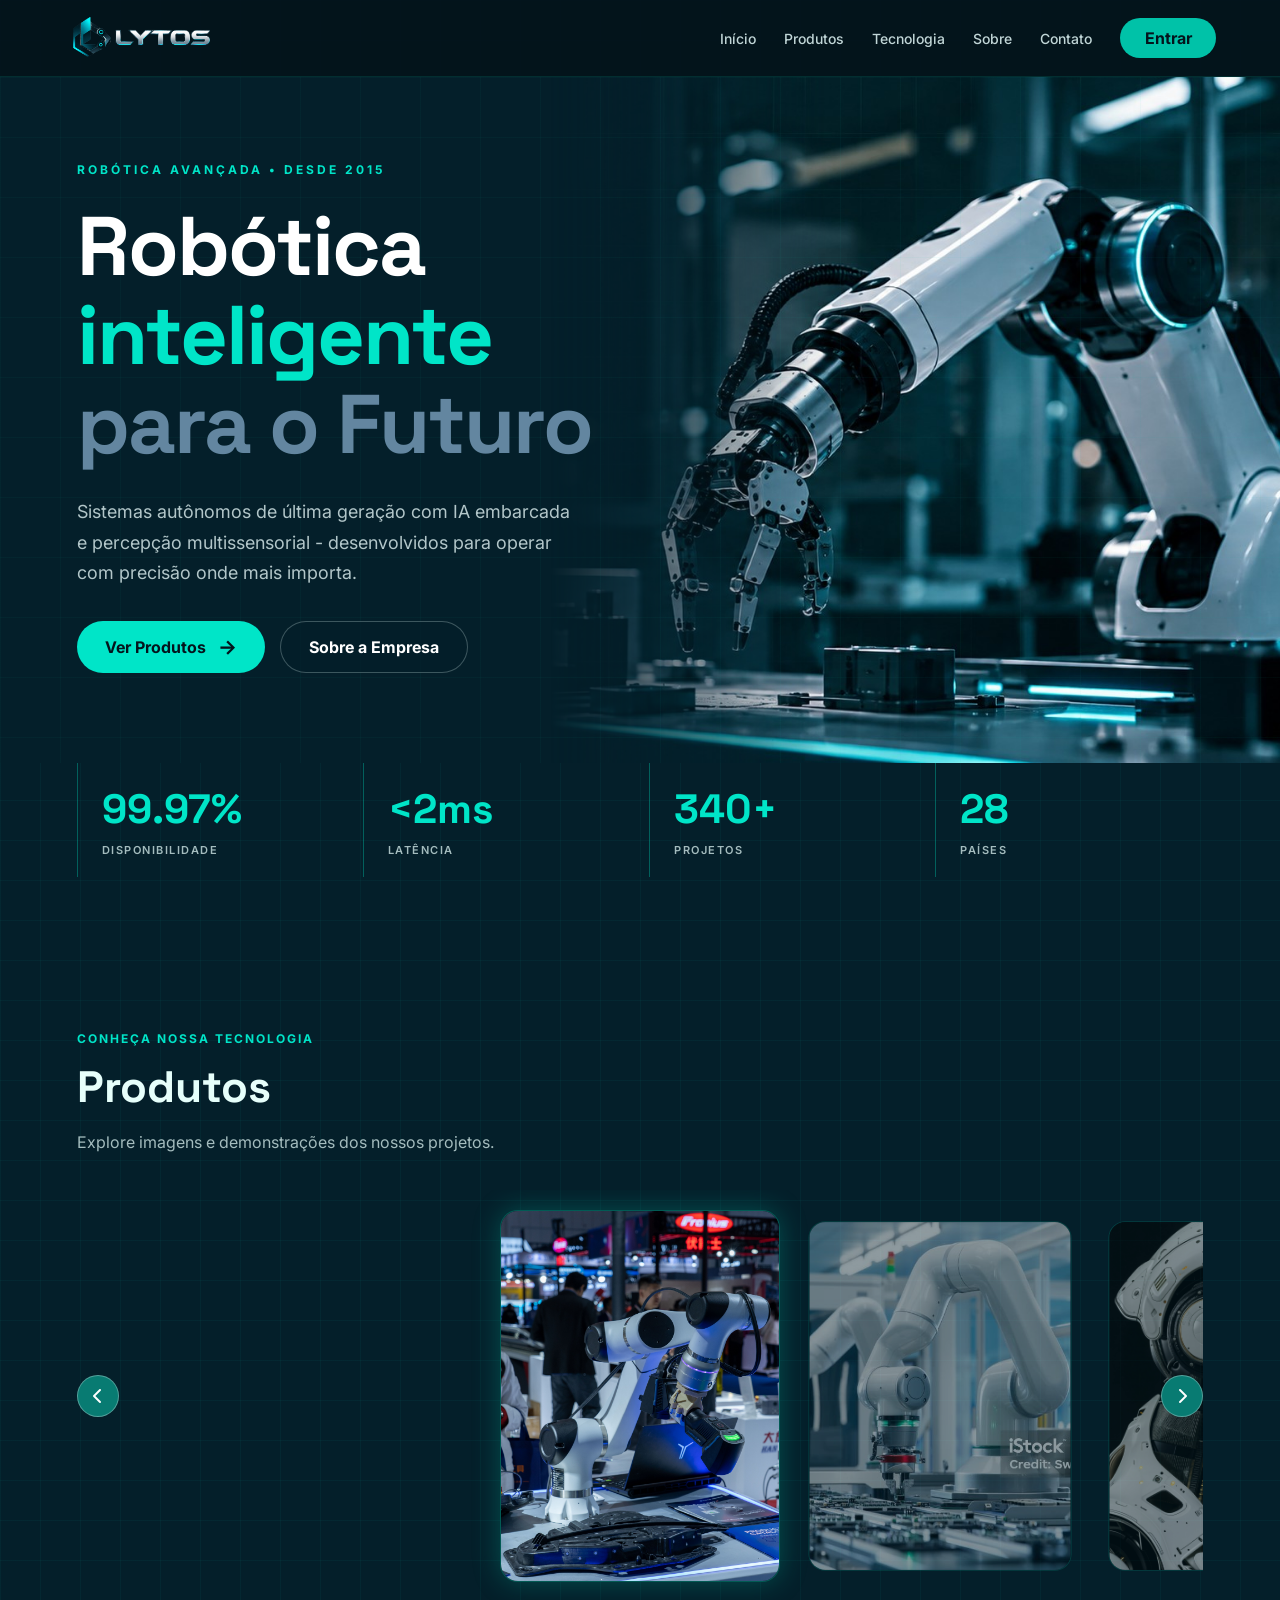
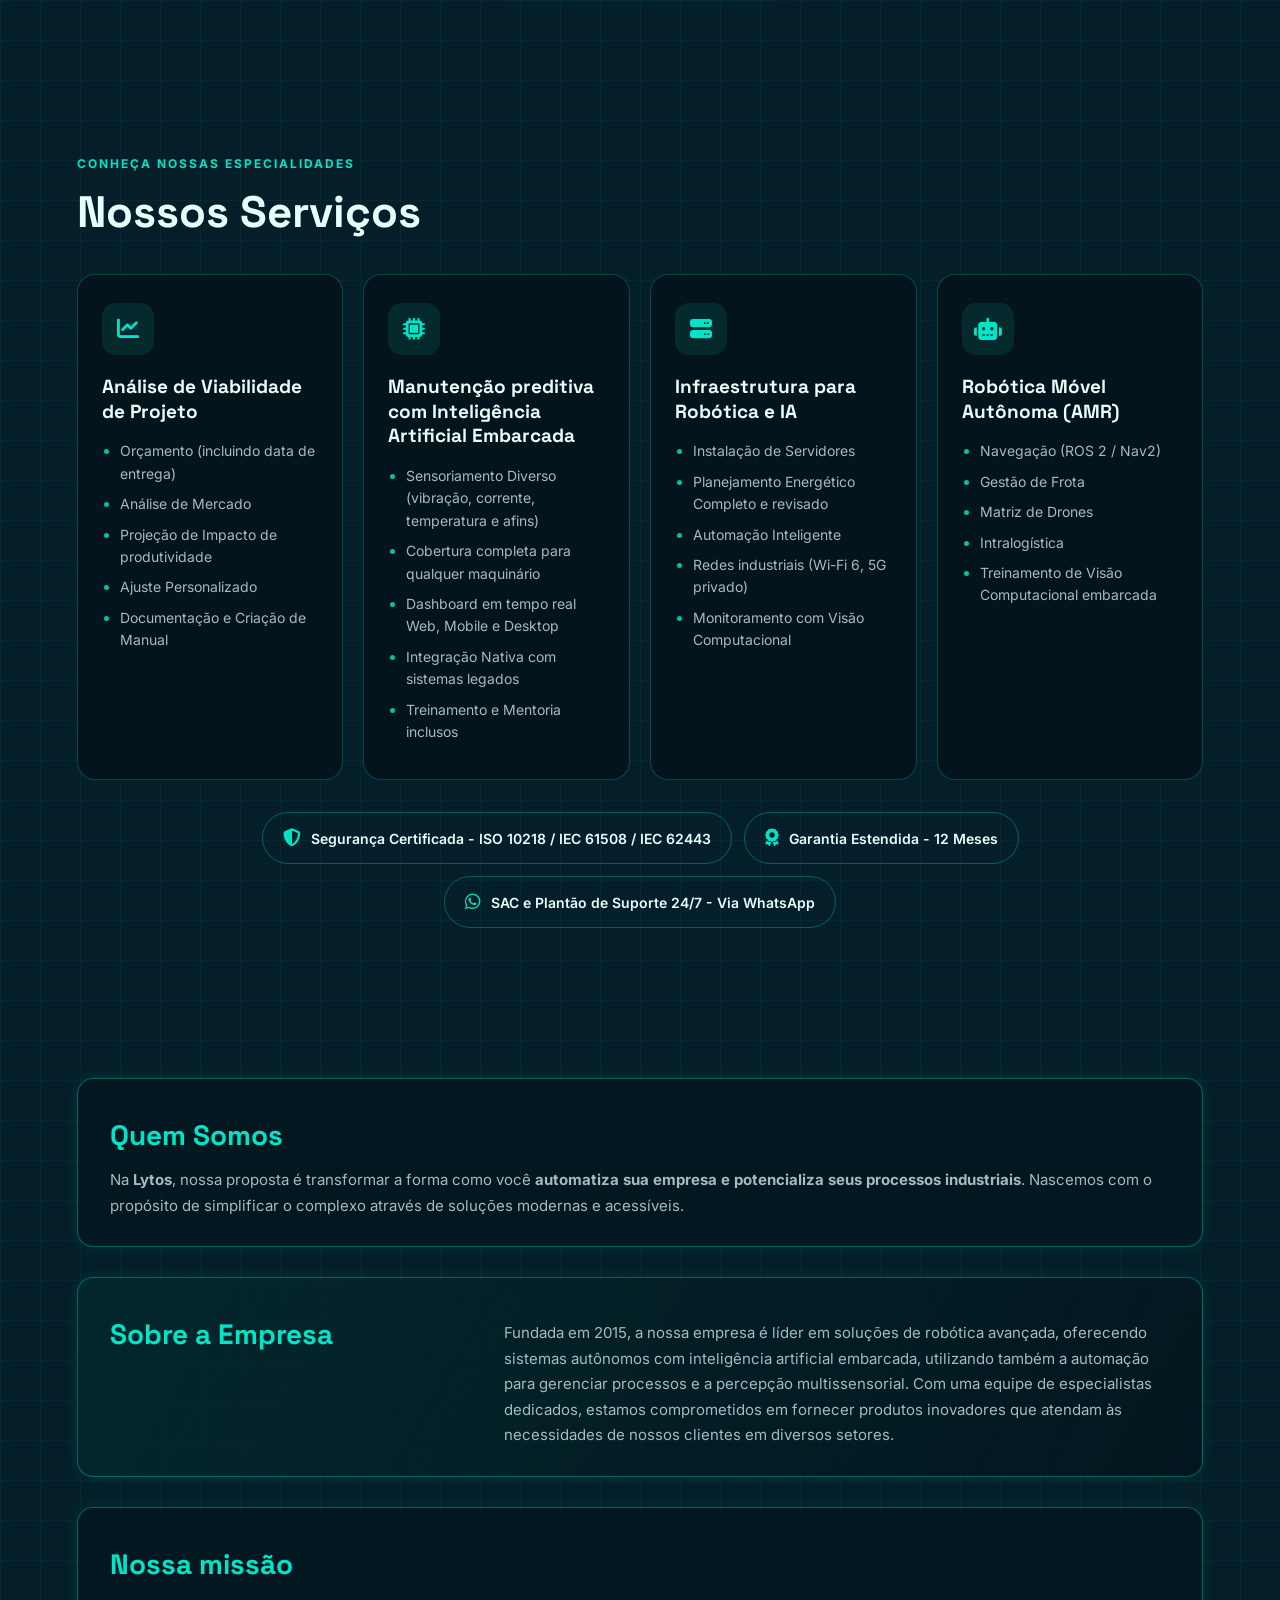
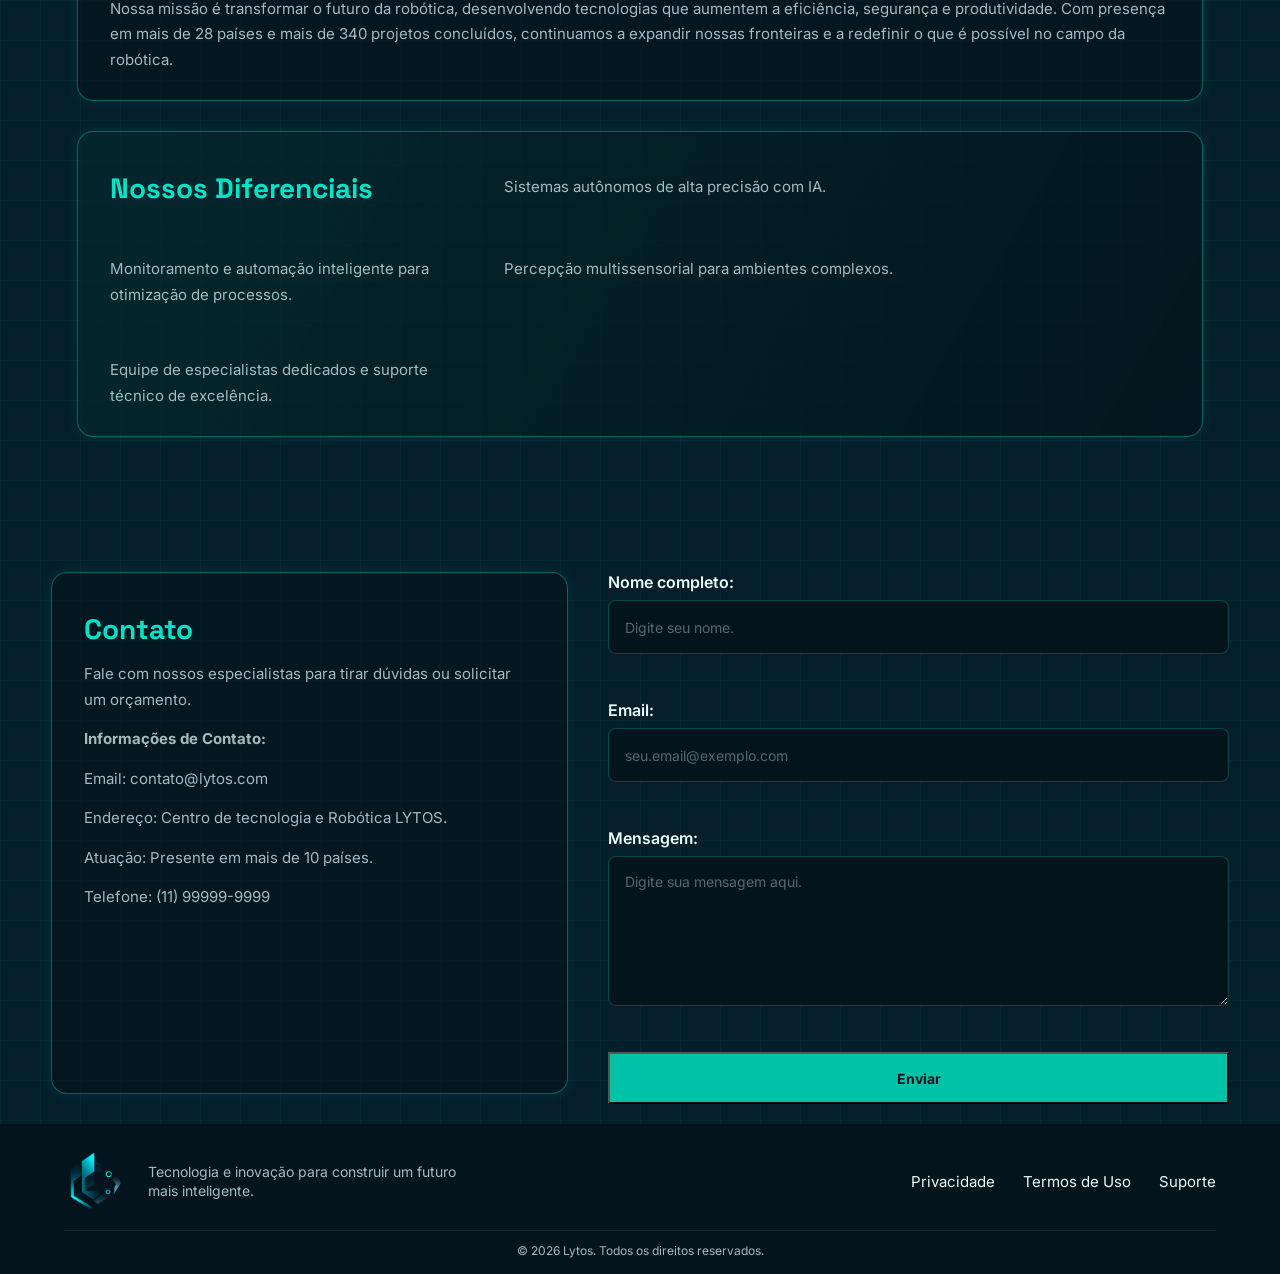
<file: index.html>
<!DOCTYPE html>
<html lang="pt-BR">
<head>
  <meta charset="UTF-8">
  <meta name="viewport" content="width=device-width, initial-scale=1.0">
  <title>Site de Robótica</title>
  <link rel="stylesheet" href="https://cdnjs.cloudflare.com/ajax/libs/font-awesome/6.5.2/css/all.min.css">
  <link rel="stylesheet" href="./assets/css/sobre.css">
  <link rel="stylesheet" href="./assets/css/style.css">
  <link rel="stylesheet" href="./assets/css/hero.css">
  <link rel="stylesheet" href="./assets/css/servicos.css">
  <link rel="stylesheet" href="./assets/css/footer.css">
  <script src="./assets/js/main.js" defer></script>
  <script src="./assets/js/hero.js" defer></script>
</head>
<body>

  <header>
    <div class="cabecalho-conteudo">
      <nav aria-label="Navegação principal">
        <a class="marca" href="#inicio" aria-label="Página inicial">
          <img class="logo" src="./assets/img/icons/logo.png" width="150" height="54" alt="Logo do site">
        </a>

        <div class="links-navegacao" id="links-navegacao">
          <a href="#inicio">Início</a>
          <a href="#produtos">Produtos</a>
          <a href="#tecnologia">Tecnologia</a>
          <a href="#sobre">Sobre</a>
          <a href="#contato">Contato</a>
        </div>

        <a class="botao-entrar" href="#contato">Entrar</a>
        <button class="botao-menu" type="button" aria-label="Abrir menu" aria-expanded="false" aria-controls="links-navegacao">
          <i class="fas fa-bars"></i>
        </button>
      </nav>
    </div>
  </header>

  <!-- SEÇÃO HERO -->
  <main>
  <section class="inicio" id="inicio">
    <div class="inicio-imagem" aria-hidden="true"></div>
    <div class="inicio-conteudo">
      <p class="titulo">
        ROBÓTICA AVANÇADA • DESDE 2015
      </p>
      <h1 class="titulo-principal"><span class="robotica">Robótica</span><span class="inteligente">inteligente</span><span class="futuro">para o Futuro</span></h1>
      <p>
        Sistemas autônomos de última geração com IA embarcada
        <br>
        e percepção multissensorial - desenvolvidos para operar
        <br>
        com precisão onde mais importa.
      </p>
      <div class="inicio-botoes">
        <a href="#produtos" class="botao-produtos">
          Ver Produtos
          <span class="seta">→</span>
        </a>
        <a href="#sobre" class="botao-sobre">
          Sobre a Empresa
        </a>
      </div>
    </div>
  </section>

  <section class="secao-estatisticas" aria-label="Nossos números">
    <div class="estatisticas">
      <div class="estatistica">
        <h2>99.97%</h2>
        <p>Disponibilidade</p>
      </div>
      <div class="estatistica">
        <h2>&lt;2ms</h2>
        <p>Latência</p>
      </div>
      <div class="estatistica">
        <h2>340+</h2>
        <p>Projetos</p>
      </div>
      <div class="estatistica">
        <h2>28</h2>
        <p>Países</p>
      </div>
    </div>
  </section>

  <!-- carousel -->
  <section id="produtos" class="secao-galeria">
    <div class="titulo-secao"><span>CONHEÇA NOSSA TECNOLOGIA</span><h2>Produtos</h2><p>Explore imagens e demonstrações dos nossos projetos.</p></div>
    <div class="carrossel">
      <div class="carrossel-lista">
        <div class="carrossel-cartao"><img src="./assets/img/carousel/img1.jpg" alt="Robô 1"></div>
        <div class="carrossel-cartao"><img src="./assets/img/carousel/img2.jpg" alt="Robô 2"></div>
        <div class="carrossel-cartao"><img src="./assets/img/carousel/img3.jpg" alt="Robô 3"></div>
        <div class="carrossel-cartao"><video src="./assets/img/carousel/video1.mp4" aria-label="Robô 4" muted playsinline preload="metadata"></video></div>
        <div class="carrossel-cartao"><video src="./assets/img/carousel/video2.mp4" aria-label="Robô 5" muted playsinline preload="metadata"></video></div>
        <div class="carrossel-cartao"><video src="./assets/img/carousel/video3.mp4" aria-label="Robô 6" muted playsinline preload="metadata"></video></div>
      </div>
      <button class="carrossel-botao-esquerda" aria-label="Anterior"><i class="fas fa-chevron-left"></i></button>
      <button class="carrossel-botao-direita" aria-label="Próximo"><i class="fas fa-chevron-right"></i></button>
    </div>
  </section>

  <!-- Seção de Serviços, parte do Fares, pq a vanessa meio que já fez o produto fez a boa tmj-->
  
  <section id="servicos" class="secao-servicos">
    <div class="titulo-servicos"> <span> CONHEÇA NOSSAS ESPECIALIDADES</span><h2>Nossos Serviços</h2></div>

    <div class="servicos-cards">
      <article class="servico-card">
        <div class="servico-icone"><i class="fas fa-chart-line"></i></div>
        <h3>Análise de Viabilidade de Projeto</h3>
        <ul>
          <li>Orçamento (incluindo data de entrega)</li>
          <li>Análise de Mercado</li>
          <li>Projeção de Impacto de produtividade</li>
          <li>Ajuste Personalizado</li>
          <li>Documentação e Criação de Manual</li>
        </ul>
      </article>

      <article class="servico-card">
        <div class="servico-icone"><i class="fas fa-microchip"></i></div>
        <h3>Manutenção preditiva com Inteligência Artificial Embarcada</h3>
        <ul>
          <li>Sensoriamento Diverso (vibração, corrente, temperatura e afins)</li>
          <li>Cobertura completa para qualquer maquinário</li>
          <li>Dashboard em tempo real Web, Mobile e Desktop</li>
          <li>Integração Nativa com sistemas legados</li>
          <li>Treinamento e Mentoria inclusos</li>
        </ul>
      </article>

      <article class="servico-card">
        <div class="servico-icone"><i class="fas fa-server"></i></div>
        <h3>Infraestrutura para Robótica e IA</h3>
        <ul>
          <li>Instalação de Servidores</li>
          <li>Planejamento Energético Completo e revisado</li>
          <li>Automação Inteligente</li>
          <li>Redes industriais (Wi-Fi 6, 5G privado)</li>
          <li>Monitoramento com Visão Computacional</li>
        </ul>
      </article>

      <article class="servico-card">
        <div class="servico-icone"><i class="fas fa-robot"></i></div>
        <h3>Robótica Móvel Autônoma (AMR)</h3>
        <ul>
          <li>Navegação (ROS 2 / Nav2)</li>
          <li>Gestão de Frota</li>
          <li>Matriz de Drones</li>
          <li>Intralogística</li>
          <li>Treinamento de Visão Computacional embarcada</li>
        </ul>
      </article>
    </div>

    <ul class="servicos-selos">
      <li class="servico-selo"><i class="fas fa-shield-halved"></i>Segurança Certificada - ISO 10218 / IEC 61508 / IEC 62443</li>
      <li class="servico-selo"><i class="fas fa-award"></i>Garantia Estendida - 12 Meses</li>
      <li class="servico-selo"><i class="fab fa-whatsapp"></i>SAC e Plantão de Suporte 24/7 - Via WhatsApp</li>
    </ul>
  </section>


  <!-- Seção Sobre a Empresa - Parte REBECA-->
  <section id="sobre" class="secao-sobre container">
      <!-- Bloco Principal: Empresa e Proposta -->
      <div class="sobre-proposta">
        <h2>Quem Somos</h2>
        <p class="proposta">      
            Na <strong>Lytos</strong>, nossa proposta é transformar a forma como você 
            <strong>automatiza sua empresa e potencializa seus processos industriais</strong>. 
            Nascemos com o propósito de simplificar o complexo através de soluções modernas e acessíveis.
        </p>
      </div>
      
      <div class="sobre-empresa">
        <h2>Sobre a Empresa</h2>
        <p>
            Fundada em 2015, a nossa empresa é líder em soluções de robótica avançada, oferecendo sistemas autônomos com
            inteligência artificial embarcada, utilizando também a automação para gerenciar processos e a percepção
            multissensorial. Com uma equipe de especialistas dedicados, estamos comprometidos em fornecer produtos
            inovadores que atendam às necessidades de nossos clientes em diversos setores.
        </p>
      </div>
      
      <div class="sobre-missao">
        <h2>Nossa missão</h2>
        <p>
            Nossa missão é transformar o futuro da robótica, desenvolvendo tecnologias que aumentem a eficiência,
            segurança e produtividade. Com presença em mais de 28 países e mais de 340 projetos concluídos, continuamos a
            expandir nossas fronteiras e a redefinir o que é possível no campo da robótica.
        </p>
      </div>

      <!-- Diferenciais da empresa -->
       <div class="sobre-empresa">
        <h2>Nossos Diferenciais</h2>
            <p>Sistemas autônomos de alta precisão com IA.</p>
            <p>Monitoramento e automação inteligente para otimização de processos.</p>
            <p>Percepção multissensorial para ambientes complexos.</p>
            <p>Equipe de especialistas dedicados e suporte técnico de excelência.</p>
       </div>
    </div>
  </section>

    <div class="contato-empresa">
    <div class="contato-cabecalho">
      <!-- Seção Contato -->  
      <h2>Contato</h2>
      <p>Fale com nossos especialistas para tirar dúvidas ou solicitar um orçamento.</p>
        
      <!-- Informações de contato da empresa -->
        <p><strong>Informações de Contato: </strong></p>
        <p></i>Email: contato@lytos.com</p>
        <p></i>Endereço: Centro de tecnologia e Robótica LYTOS.</p>
        <p></i>Atuação: Presente em mais de 10 países.</p>
        <p>Telefone: (11) 99999-9999</p>
      </div>

      <!-- Formulário de contato -->
      <div class="contato-formulario">
        <form id="form-contato" class="formulario-contato" novilidate>
          <div class="campo-grupo">
            <label for="nome">Nome completo:</label>
            <input type="text" id="nome" name="nome" placeholder="Digite seu nome." required>
            <span class="erro" id="erro-nome"></span>
          </div>

          <div class="campo-grupo">
            <label for="email">Email:</label>
            <input type="email" id="email" name="email" placeholder="seu.email@exemplo.com" required>
            <span class="erro" id="mensagem-erro-email"></span>
          </div>

          <div class="campo-grupo">
            <label for="mensagem">Mensagem:</label>
            <textarea id="mensagem" name="mensagem" rows="5" placeholder="Digite sua mensagem aqui." required></textarea>
            <span class="mensagem-erro" id="erro-mensagem"></span>
          </div>

          <button type="submit" class="botao-enviar">Enviar</button>
          <div id="feedback-form" class="feedback-form">
          </div>
        </form>
        </div>
        </div>
        </section>

        
        <footer class="rodape">
        <div class="rodape-conteudo">
          <div class="rodape-marca">
            <img
              class="logo-footer"
              src="./assets/img/icons/logoSemNome.png"
              alt="Logo do site"
            >

            <p class="rodape-descricao">
              Tecnologia e inovação para construir um futuro mais inteligente.
            </p>
          </div>

          <nav class="rodape-links" aria-label="Links institucionais">
            <a href="./assets/html/privacidade.html">Privacidade</a>
            <a href="./assets/html/termos.html">Termos de Uso</a>
            <a href="./assets/html/suporte.html">Suporte</a>
          </nav>
        </div>

        <div class="rodape-inferior">
          <p>&copy; 2026 Lytos. Todos os direitos reservados.</p>
        </div>
      </footer>
   
  </section>
</body>
</html>
</file>
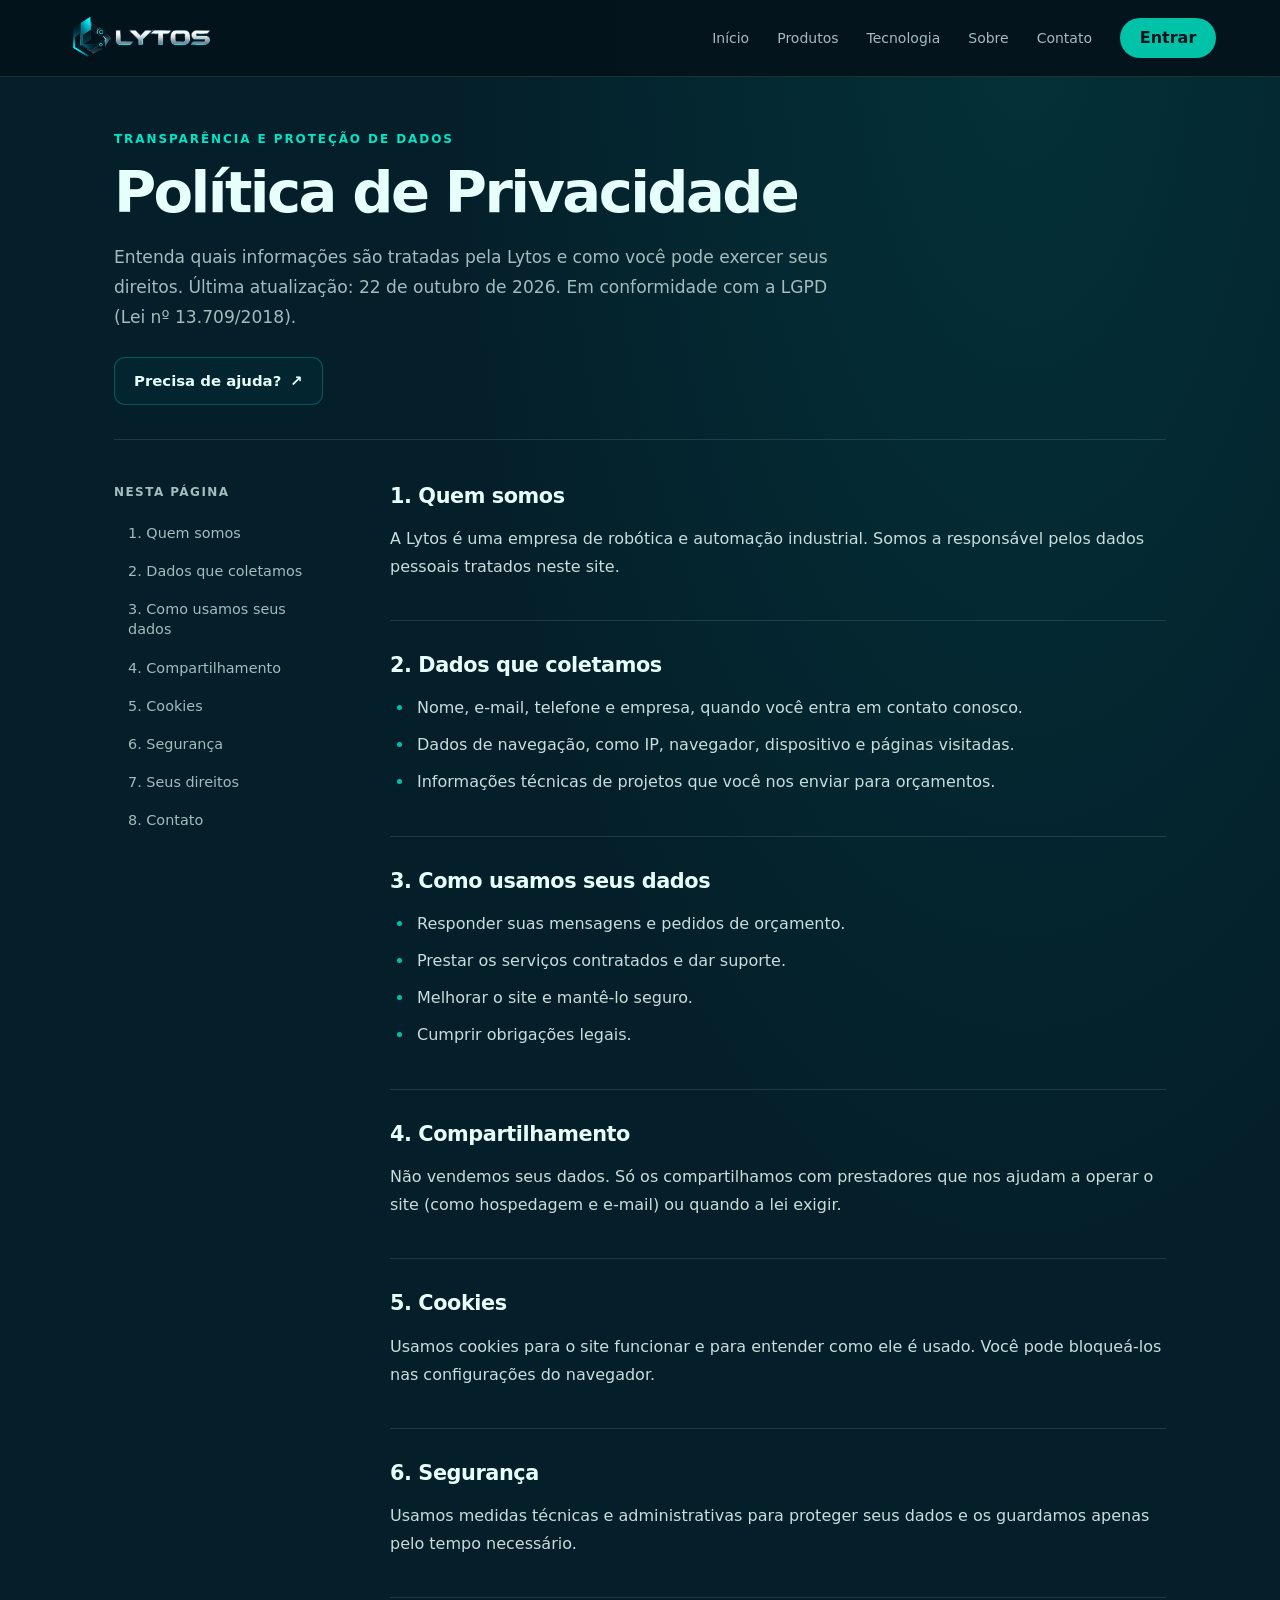
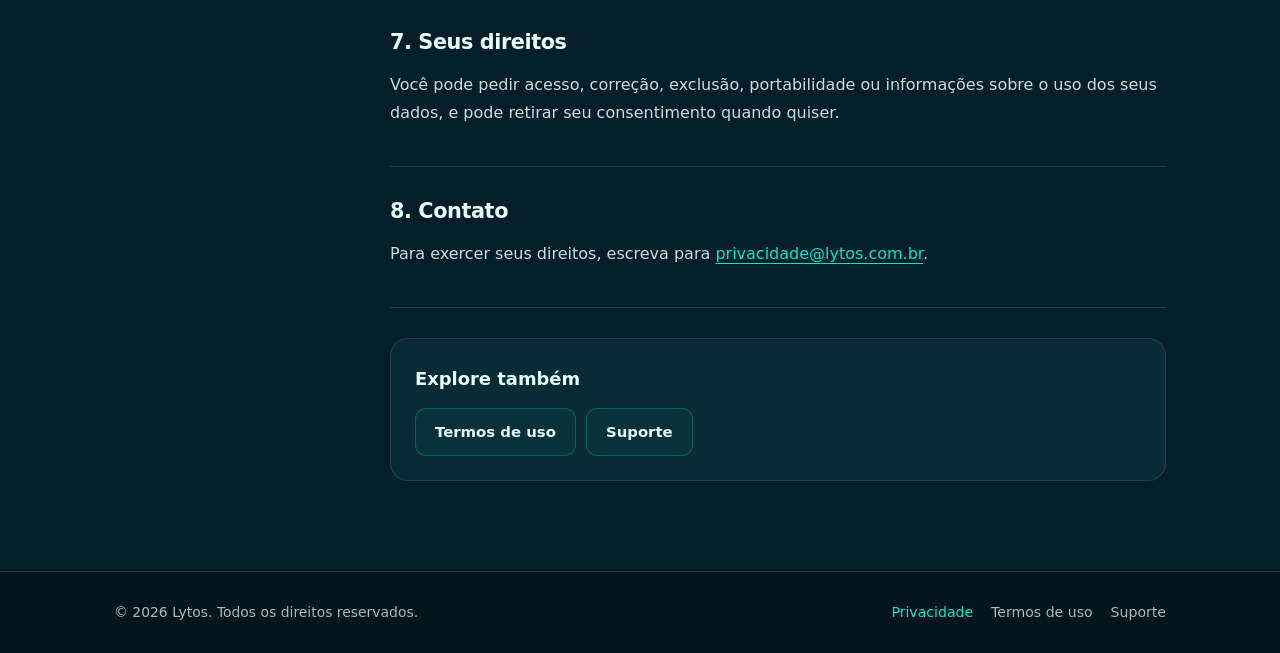
<file: assets/html/privacidade.html>
<!DOCTYPE html>
<html lang="pt-BR">
<head>
    <meta charset="UTF-8">
    <meta name="viewport" content="width=device-width, initial-scale=1">
    <meta name="theme-color" content="#04141C">
    <meta name="description"
        content="Entenda quais informações são tratadas pela Lytos e como você pode exercer seus direitos. Última atualização: 22 de outubro de 2026. Em conformidade c">
    <title>Política de Privacidade | Lytos</title>
    <link rel="stylesheet" href="/assets/css/institucional.css">
    <link rel="stylesheet" href="https://cdnjs.cloudflare.com/ajax/libs/font-awesome/6.5.2/css/all.min.css">
    <script src="/assets/js/main.js" defer></script>
</head>
<body>
    <header>
        <div class="cabecalho-conteudo">
            <nav aria-label="Navegação principal">
                <a class="marca" href="../../index.html#inicio" aria-label="Página inicial">
                    <img class="logo" src="../img/icons/logo.png" width="150" height="54" alt="Logo do site">
                </a>
                <div class="links-navegacao" id="links-navegacao">
                    <a href="../../index.html#inicio">Início</a>
                    <a href="../../index.html#produtos">Produtos</a>
                    <a href="../../index.html#tecnologia">Tecnologia</a>
                    <a href="../../index.html#sobre">Sobre</a>
                    <a href="../../index.html#contato">Contato</a>
                </div>
                <a class="botao-entrar" href="../../index.html#contato">Entrar</a>
                <button class="botao-menu" type="button" aria-label="Abrir menu" aria-expanded="false" aria-controls="links-navegacao">
                    <i class="fas fa-bars"></i>
                </button>
            </nav>
        </div>
    </header>
    <main class="layout">
        <div class="hero">
            <p class="eyebrow">Transparência e proteção de dados</p>
            <h1>Política de Privacidade</h1>
            <p class="lead">Entenda quais informações são tratadas pela Lytos e como você pode exercer seus direitos.
                Última atualização: 22 de outubro de 2026. Em conformidade com a LGPD (Lei nº 13.709/2018).</p>
            <div class="hero-actions"><a class="button button-outline" href="suporte.html">Precisa de ajuda? <span
                        aria-hidden="true">↗</span></a></div>
        </div>
        <div class="content-grid">
            <nav class="sidebar" aria-label="Nesta página">
                <p class="sidebar-label">Nesta página</p><a class="side-link" href="#sec-1">1. Quem somos</a><a
                    class="side-link" href="#sec-2">2. Dados que coletamos</a><a class="side-link" href="#sec-3">3. Como
                    usamos seus dados</a><a class="side-link" href="#sec-4">4. Compartilhamento</a><a class="side-link"
                    href="#sec-5">5. Cookies</a><a class="side-link" href="#sec-6">6. Segurança</a><a class="side-link"
                    href="#sec-7">7. Seus direitos</a><a class="side-link" href="#sec-8">8. Contato</a>
            </nav>
            <article class="article">
                <section class="section" id="sec-1">
                    <h2>1. Quem somos</h2>
                    <p>A Lytos é uma empresa de robótica e automação industrial. Somos a responsável pelos dados
                        pessoais tratados
                        neste site.</p>
                </section>
                <section class="section" id="sec-2">
                    <h2>2. Dados que coletamos</h2>
                    <ul>
                        <li>Nome, e-mail, telefone e empresa, quando você entra em contato conosco.</li>
                        <li>Dados de navegação, como IP, navegador, dispositivo e páginas visitadas.</li>
                        <li>Informações técnicas de projetos que você nos enviar para orçamentos.</li>
                    </ul>
                </section>
                <section class="section" id="sec-3">
                    <h2>3. Como usamos seus dados</h2>
                    <ul>
                        <li>Responder suas mensagens e pedidos de orçamento.</li>
                        <li>Prestar os serviços contratados e dar suporte.</li>
                        <li>Melhorar o site e mantê-lo seguro.</li>
                        <li>Cumprir obrigações legais.</li>
                    </ul>
                </section>
                <section class="section" id="sec-4">
                    <h2>4. Compartilhamento</h2>
                    <p>Não vendemos seus dados. Só os compartilhamos com prestadores que nos ajudam a operar o site
                        (como hospedagem
                        e e-mail) ou quando a lei exigir.</p>
                </section>
                <section class="section" id="sec-5">
                    <h2>5. Cookies</h2>
                    <p>Usamos cookies para o site funcionar e para entender como ele é usado. Você pode bloqueá-los nas
                        configurações do navegador.</p>
                </section>
                <section class="section" id="sec-6">
                    <h2>6. Segurança</h2>
                    <p>Usamos medidas técnicas e administrativas para proteger seus dados e os guardamos apenas pelo
                        tempo
                        necessário.</p>
                </section>
                <section class="section" id="sec-7">
                    <h2>7. Seus direitos</h2>
                    <p>Você pode pedir acesso, correção, exclusão, portabilidade ou informações sobre o uso dos seus
                        dados, e pode
                        retirar seu consentimento quando quiser.</p>
                </section>
                <section class="section" id="sec-8">
                    <h2>8. Contato</h2>
                    <p>Para exercer seus direitos, escreva para <a
                            href="mailto:privacidade@lytos.com.br">privacidade@lytos.com.br</a>.</p>
                </section>
                <div class="next-links">
                    <h2>Explore também</h2>
                    <div class="link-row"><a class="button button-outline" href="termos.html">Termos de uso</a><a
                            class="button button-outline" href="suporte.html">Suporte</a></div>
                </div>
            </article>
        </div>
    </main>
    <footer class="site-footer">
        <div class="footer-inner">
            <p class="copyright">© 2026 Lytos. Todos os direitos reservados.</p>
            <nav class="footer-links" aria-label="Links institucionais"><a href="privacidade.html"
                    aria-current=page>Privacidade</a><a href="termos.html">Termos de uso</a><a
                    href="suporte.html">Suporte</a></nav>
        </div>
    </footer>
</body>

</html>
</file>
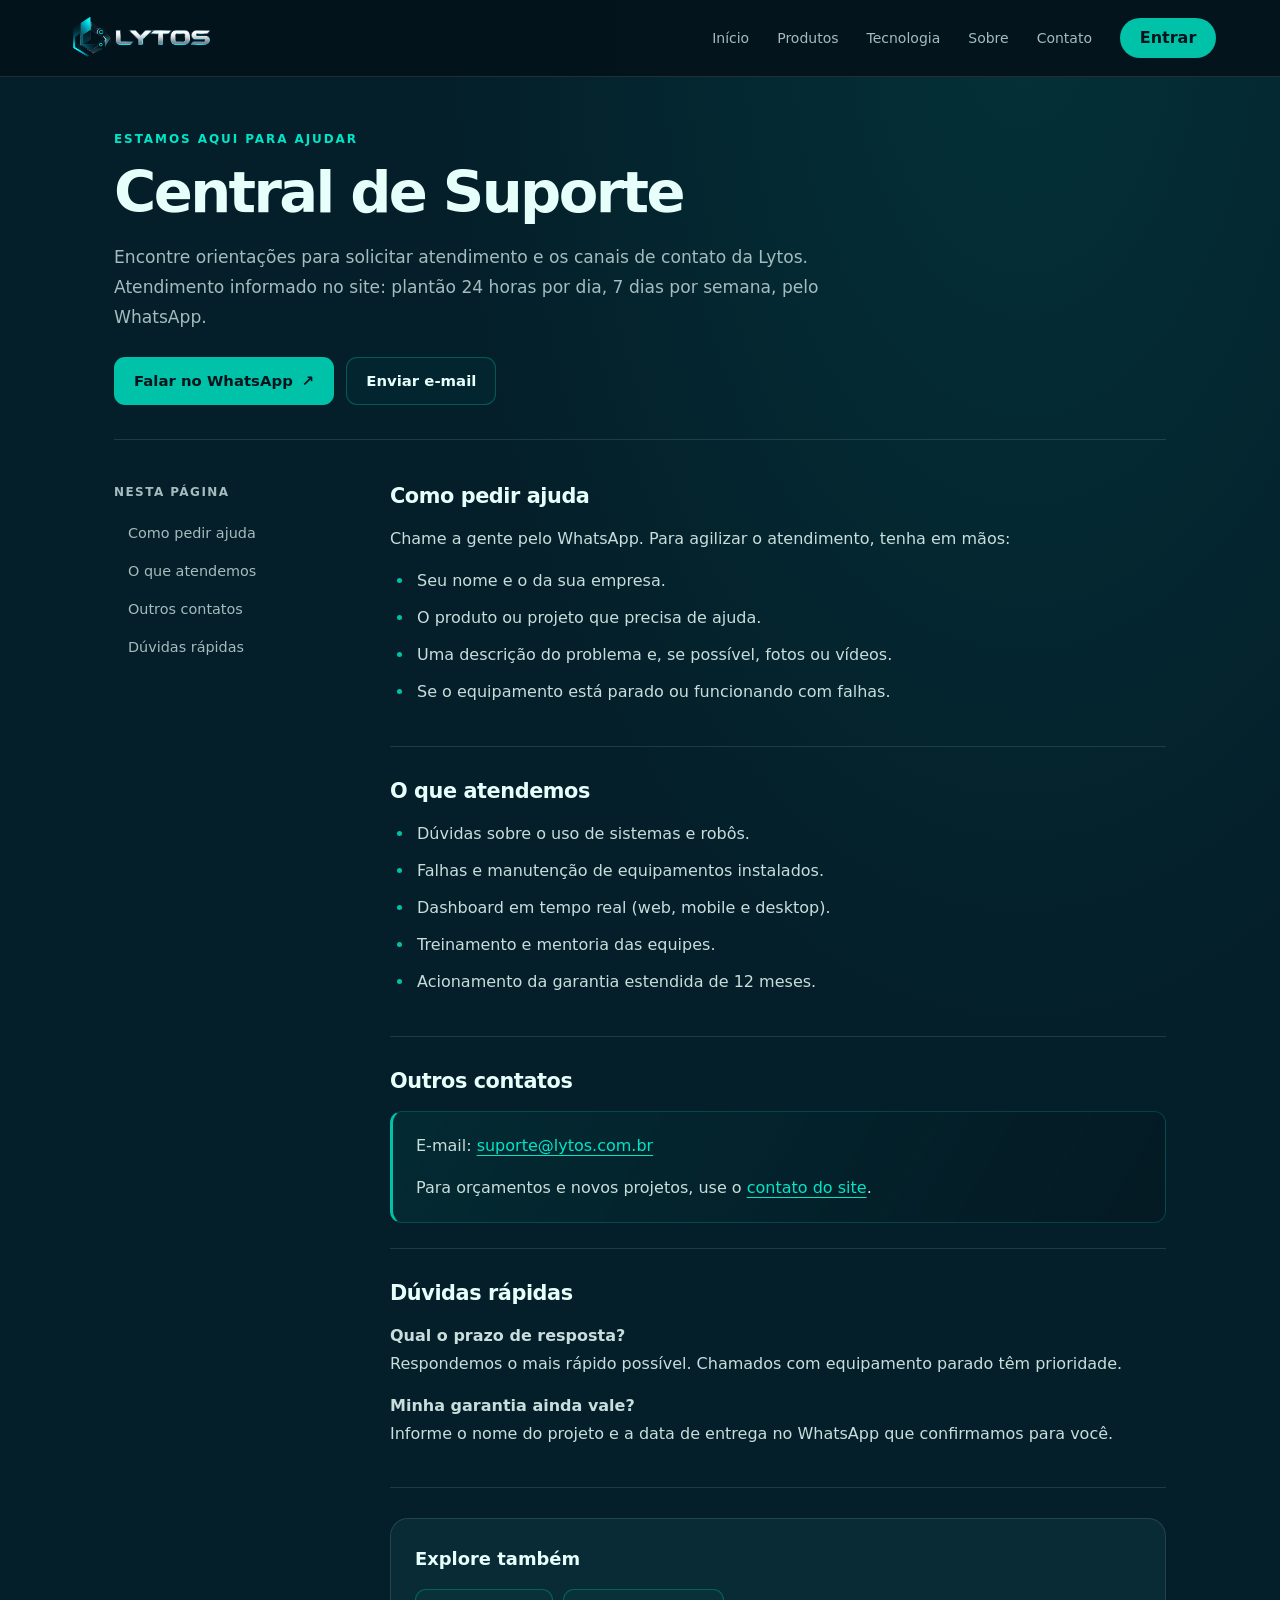
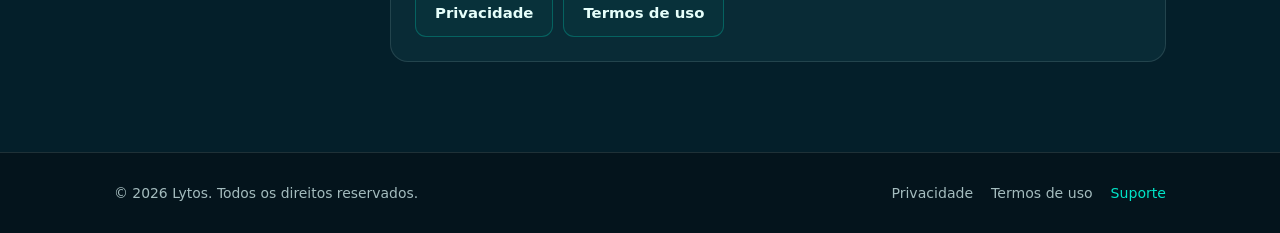
<file: assets/html/suporte.html>
<!DOCTYPE html>
<html lang="pt-BR">
<head>
    <meta charset="UTF-8">
    <meta name="viewport" content="width=device-width, initial-scale=1">
    <meta name="theme-color" content="#04141C">
    <meta name="description"
        content="Encontre orientações para solicitar atendimento e os canais de contato da Lytos. Atendimento informado no site: plantão 24 horas por dia, 7 dias por s">
    <title>Central de Suporte | Lytos</title>
    <link rel="stylesheet" href="/assets/css/institucional.css">
    <link rel="stylesheet" href="https://cdnjs.cloudflare.com/ajax/libs/font-awesome/6.5.2/css/all.min.css">
    <script src="/assets/js/main.js" defer></script>
</head>
<body>
    <header>
        <div class="cabecalho-conteudo">
            <nav aria-label="Navegação principal">
                <a class="marca" href="../../index.html#inicio" aria-label="Página inicial">
                    <img class="logo" src="../img/icons/logo.png" width="150" height="54" alt="Logo do site">
                </a>
                <div class="links-navegacao" id="links-navegacao">
                    <a href="../../index.html#inicio">Início</a>
                    <a href="../../index.html#produtos">Produtos</a>
                    <a href="../../index.html#tecnologia">Tecnologia</a>
                    <a href="../../index.html#sobre">Sobre</a>
                    <a href="../../index.html#contato">Contato</a>
                </div>
                <a class="botao-entrar" href="../../index.html#contato">Entrar</a>
                <button class="botao-menu" type="button" aria-label="Abrir menu" aria-expanded="false" aria-controls="links-navegacao">
                    <i class="fas fa-bars"></i>
                </button>
            </nav>
        </div>
    </header>
    <main class="layout">
        <div class="hero">
            <p class="eyebrow">Estamos aqui para ajudar</p>
            <h1>Central de Suporte</h1>
            <p class="lead">Encontre orientações para solicitar atendimento e os canais de contato da Lytos. Atendimento
                informado no site: plantão 24 horas por dia, 7 dias por semana, pelo WhatsApp.</p>
            <div class="hero-actions"><a class="button button-primary" href="https://wa.me/5511999999999"
                    target="_blank" rel="noopener noreferrer">Falar no WhatsApp <span aria-hidden="true">↗</span></a><a
                    class="button button-outline" href="mailto:suporte@lytos.com.br">Enviar e-mail</a></div>
        </div>
        <div class="content-grid">
            <nav class="sidebar" aria-label="Nesta página">
                <p class="sidebar-label">Nesta página</p><a class="side-link" href="#sec-1">Como pedir ajuda</a><a
                    class="side-link" href="#sec-2">O que atendemos</a><a class="side-link" href="#sec-3">Outros
                    contatos</a><a class="side-link" href="#sec-4">Dúvidas rápidas</a>
            </nav>
            <article class="article">
                <section class="section" id="sec-1">
                    <h2>Como pedir ajuda</h2>
                    <p>Chame a gente pelo WhatsApp. Para agilizar o atendimento, tenha em mãos:</p>
                    <ul>
                        <li>Seu nome e o da sua empresa.</li>
                        <li>O produto ou projeto que precisa de ajuda.</li>
                        <li>Uma descrição do problema e, se possível, fotos ou vídeos.</li>
                        <li>Se o equipamento está parado ou funcionando com falhas.</li>
                    </ul>
                </section>
                <section class="section" id="sec-2">
                    <h2>O que atendemos</h2>
                    <ul>
                        <li>Dúvidas sobre o uso de sistemas e robôs.</li>
                        <li>Falhas e manutenção de equipamentos instalados.</li>
                        <li>Dashboard em tempo real (web, mobile e desktop).</li>
                        <li>Treinamento e mentoria das equipes.</li>
                        <li>Acionamento da garantia estendida de 12 meses.</li>
                    </ul>
                </section>
                <section class="section" id="sec-3">
                    <h2>Outros contatos</h2>
                    <div class="info-box">
                        <p>E-mail: <a href="mailto:suporte@lytos.com.br">suporte@lytos.com.br</a></p>
                        <p>Para orçamentos e novos projetos, use o <a
                                href="https://van-g206.github.io/team-project-front/#contato">contato do site</a>.</p>
                    </div>
                </section>
                <section class="section" id="sec-4">
                    <h2>Dúvidas rápidas</h2>
                    <p><strong>Qual o prazo de resposta?</strong><br />Respondemos o mais rápido possível. Chamados com
                        equipamento
                        parado têm prioridade.</p>
                    <p><strong>Minha garantia ainda vale?</strong><br />Informe o nome do projeto e a data de entrega no
                        WhatsApp que
                        confirmamos para você.</p>
                </section>
                <div class="next-links">
                    <h2>Explore também</h2>
                    <div class="link-row"><a class="button button-outline" href="privacidade.html">Privacidade</a><a
                            class="button button-outline" href="termos.html">Termos de uso</a></div>
                </div>
            </article>
        </div>
    </main>
    <footer class="site-footer">
        <div class="footer-inner">
            <p class="copyright">© 2026 Lytos. Todos os direitos reservados.</p>
            <nav class="footer-links" aria-label="Links institucionais"><a href="privacidade.html">Privacidade</a><a
                    href="termos.html">Termos de uso</a><a href="suporte.html" aria-current=page>Suporte</a></nav>
        </div>
    </footer>
</body>

</html>
</file>
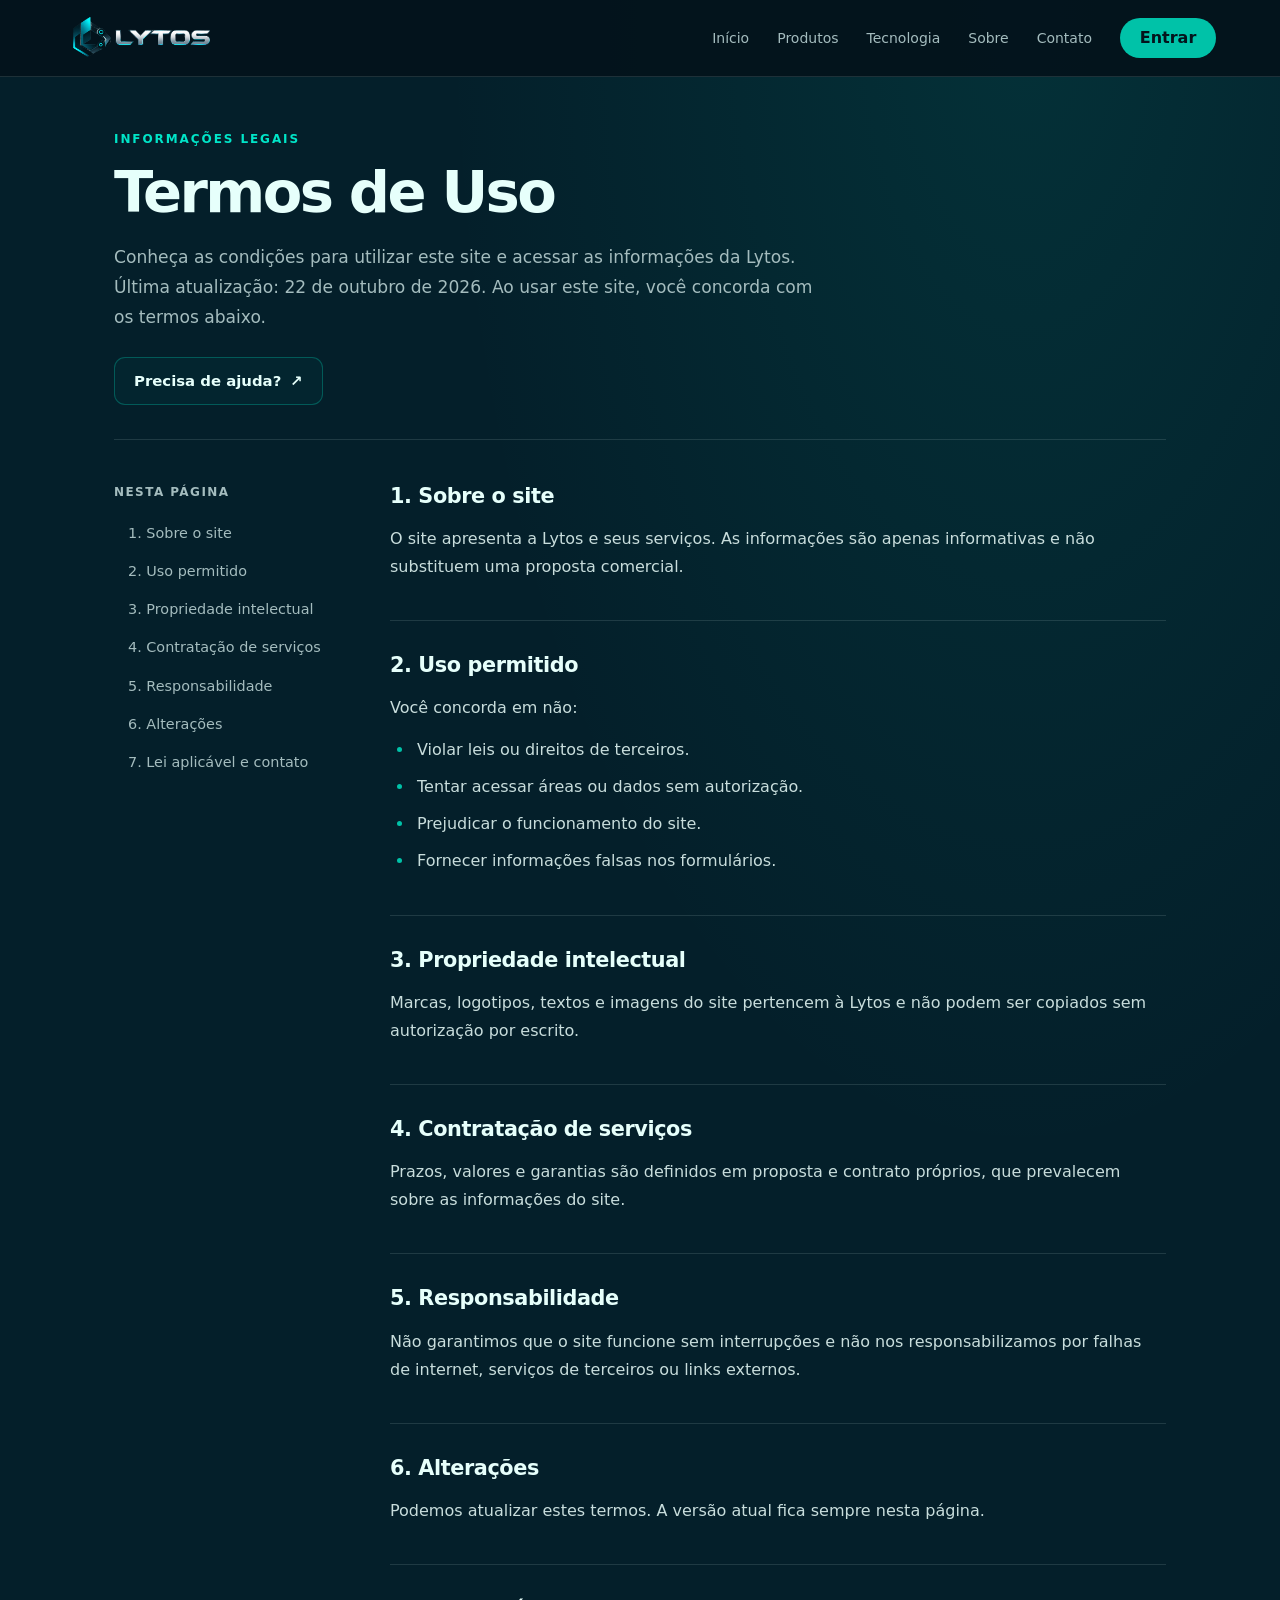
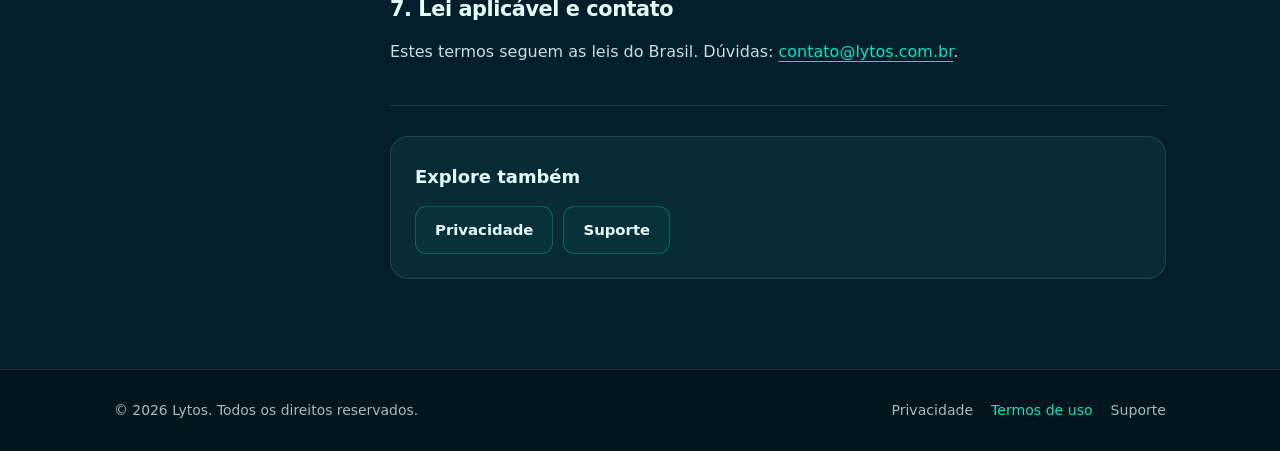
<file: assets/html/termos.html>
<!DOCTYPE html>
<html lang="pt-BR">
<head>
    <meta charset="UTF-8">
    <meta name="viewport" content="width=device-width, initial-scale=1">
    <meta name="theme-color" content="#04141C">
    <meta name="description"
        content="Conheça as condições para utilizar este site e acessar as informações da Lytos. Última atualização: 22 de outubro de 2026. Ao usar este site, você con">
    <title>Termos de Uso | Lytos</title>
    <link rel="stylesheet" href="/assets/css/institucional.css">
    <link rel="stylesheet" href="https://cdnjs.cloudflare.com/ajax/libs/font-awesome/6.5.2/css/all.min.css">
    <script src="/assets/js/main.js" defer></script>
</head>
<body>
    <header>
        <div class="cabecalho-conteudo">
            <nav aria-label="Navegação principal">
                <a class="marca" href="../../index.html#inicio" aria-label="Página inicial">
                    <img class="logo" src="../img/icons/logo.png" width="150" height="54" alt="Logo do site">
                </a>
                <div class="links-navegacao" id="links-navegacao">
                    <a href="../../index.html#inicio">Início</a>
                    <a href="../../index.html#produtos">Produtos</a>
                    <a href="../../index.html#tecnologia">Tecnologia</a>
                    <a href="../../index.html#sobre">Sobre</a>
                    <a href="../../index.html#contato">Contato</a>
                </div>
                <a class="botao-entrar" href="../../index.html#contato">Entrar</a>
                <button class="botao-menu" type="button" aria-label="Abrir menu" aria-expanded="false" aria-controls="links-navegacao">
                    <i class="fas fa-bars"></i>
                </button>
            </nav>
        </div>
    </header>
    <main class="layout">
        <div class="hero">
            <p class="eyebrow">Informações legais</p>
            <h1>Termos de Uso</h1>
            <p class="lead">Conheça as condições para utilizar este site e acessar as informações da Lytos. Última
                atualização: 22 de outubro de 2026. Ao usar este site, você concorda com os termos
                abaixo.</p>
            <div class="hero-actions"><a class="button button-outline" href="suporte.html">Precisa de ajuda? <span
                        aria-hidden="true">↗</span></a></div>
        </div>
        <div class="content-grid">
            <nav class="sidebar" aria-label="Nesta página">
                <p class="sidebar-label">Nesta página</p><a class="side-link" href="#sec-1">1. Sobre o site</a><a
                    class="side-link" href="#sec-2">2. Uso permitido</a><a class="side-link" href="#sec-3">3.
                    Propriedade intelectual</a><a class="side-link" href="#sec-4">4. Contratação de serviços</a><a
                    class="side-link" href="#sec-5">5. Responsabilidade</a><a class="side-link" href="#sec-6">6.
                    Alterações</a><a class="side-link" href="#sec-7">7. Lei aplicável e contato</a>
            </nav>
            <article class="article">
                <section class="section" id="sec-1">
                    <h2>1. Sobre o site</h2>
                    <p>O site apresenta a Lytos e seus serviços. As informações são apenas informativas e não substituem
                        uma
                        proposta comercial.</p>
                </section>
                <section class="section" id="sec-2">
                    <h2>2. Uso permitido</h2>
                    <p>Você concorda em não:</p>
                    <ul>
                        <li>Violar leis ou direitos de terceiros.</li>
                        <li>Tentar acessar áreas ou dados sem autorização.</li>
                        <li>Prejudicar o funcionamento do site.</li>
                        <li>Fornecer informações falsas nos formulários.</li>
                    </ul>
                </section>
                <section class="section" id="sec-3">
                    <h2>3. Propriedade intelectual</h2>
                    <p>Marcas, logotipos, textos e imagens do site pertencem à Lytos e não podem ser copiados sem
                        autorização por
                        escrito.</p>
                </section>
                <section class="section" id="sec-4">
                    <h2>4. Contratação de serviços</h2>
                    <p>Prazos, valores e garantias são definidos em proposta e contrato próprios, que prevalecem sobre
                        as
                        informações do site.</p>
                </section>
                <section class="section" id="sec-5">
                    <h2>5. Responsabilidade</h2>
                    <p>Não garantimos que o site funcione sem interrupções e não nos responsabilizamos por falhas de
                        internet,
                        serviços de terceiros ou links externos.</p>
                </section>
                <section class="section" id="sec-6">
                    <h2>6. Alterações</h2>
                    <p>Podemos atualizar estes termos. A versão atual fica sempre nesta página.</p>
                </section>
                <section class="section" id="sec-7">
                    <h2>7. Lei aplicável e contato</h2>
                    <p>Estes termos seguem as leis do Brasil. Dúvidas: <a
                            href="mailto:contato@lytos.com.br">contato@lytos.com.br</a>.</p>
                </section>
                <div class="next-links">
                    <h2>Explore também</h2>
                    <div class="link-row"><a class="button button-outline" href="privacidade.html">Privacidade</a><a
                            class="button button-outline" href="suporte.html">Suporte</a></div>
                </div>
            </article>
        </div>
    </main>
    <footer class="site-footer">
        <div class="footer-inner">
            <p class="copyright">© 2026 Lytos. Todos os direitos reservados.</p>
            <nav class="footer-links" aria-label="Links institucionais"><a href="privacidade.html">Privacidade</a><a
                    href="termos.html" aria-current=page>Termos de uso</a><a href="suporte.html">Suporte</a></nav>
        </div>
    </footer>
</body>

</html>
</file>
<file: assets/css/sobre.css>
#sobre {
  padding: 75px 6%;
}

#sobre .container {
  max-width: 1180px;
  margin: 0 auto;
}

.sobre-cabecalho,
.sobre-empresa,
.nossa-missao {
  padding: 32px 36px;
  border: 1px solid rgba(0, 194, 168, .35);
  border-left: 3px solid var(--verde);
  border-radius: 18px;
  background: linear-gradient(120deg, rgba(0, 194, 168, .09), rgba(4, 20, 28, .45));
}

.sobre-cabecalho h2,
.sobre-empresa h2,
.nossa-missao h2 {
  font-family: "Space Grotesk", sans-serif;
  color: var(--texto);
  font-size: clamp(24px, 3vw, 34px);
  line-height: 1.2;
  margin: 0 0 14px;
}

.sobre-cabecalho h2,
.sobre-empresa h2,
.nossa-missao h2 {
  color: var(--verde-claro);
}

.sobre-cabecalho p,
.sobre-empresa p,
.nossa-missao p {
  color: var(--texto-suave);
  font-size: 16px;
  line-height: 1.7;
  margin: 0;
}

.sobre-cabecalho strong {
  color: var(--texto);
}

.sobre-empresa,
.nossa-missao {
  display: grid;
  grid-template-columns: minmax(190px, .7fr) minmax(0, 1.3fr);
  gap: 36px;
  align-items: start;
  margin-top: 20px;
}

.sobre-empresa h2,
.nossa-missao h2 {
  margin: 0;
  font-size: clamp(22px, 2.5vw, 30px);
}

.sobre-empresa p,
.nossa-missao p {
  max-width: 760px;
}

#sobre .container > br {
  display: none;
}

@media (max-width: 800px) {
  #sobre {
    padding-top: 55px;
    padding-bottom: 55px;
  }

  .sobre-cabecalho {
    padding: 26px 24px;
  }

  .sobre-empresa,
  .nossa-missao {
    grid-template-columns: 1fr;
    gap: 12px;
    padding: 26px 24px;
  }
}

@media (max-width: 480px) {
  #sobre {
    padding-right: 6%;
    padding-left: 6%;
  }

  .sobre-cabecalho {
    padding: 22px 18px;
  }

  .sobre-empresa,
  .nossa-missao {
    padding: 22px 18px;
  }

  .sobre-cabecalho p,
  .sobre-empresa p,
  .nossa-missao p {
    font-size: 15px;
  }
}

/* ==========================================================================
   ESTILOS DE ESTRUTURA E SEÇÕES
   ========================================================================== */

.container {
    padding: 75px 6%;
}

/* Espaçamento lateral das seções */
.sobre-proposta,
.sobre-empresa,
.sobre-missao,
.nossa-missao,
.contato-cabecalho,
.contato-empresa {
    padding-left: clamp(20px, 4%, 60px);
    padding-right: clamp(20px, 4%, 60px);
}

/* Títulos das seções */

.sobre-proposta h2,
.sobre-empresa h2,
.sobre-missao h2,
.nossa-missao h2,
.contato-empresa h2,
.contato-cabecalho h2 {
    font: 700 clamp(28px, 4vw, 24px) "Space Grotesk", sans-serif;
    color: var(--verde-claro);
    margin-top: 10px;
}

/* Textos das seções */

.sobre-proposta p,
.sobre-empresa p,
.sobre-missao p,
.nossa-missao p,
.contato-cabecalho p {
    color: var(--texto-suave);
    font-family: "Inter", sans-serif;
    font-size: clamp(15px, 1.5vw, 14px);
    font-weight: 400;
    line-height: 1.7;
    margin-top: 14px;
}

/* ==========================================================================
   LAYOUT PRINCIPAL DE CONTATO: GRID RESPONSIVO
   ========================================================================== */

.contato-empresa {
    display: grid;
    grid-template-columns: 1fr 1.2fr;
    gap: 40px;
    margin-top: 30px;
    width: 100%;
}

/* ==========================================================================
   BLOCO DE INFORMAÇÕES INSTITUCIONAIS
   ========================================================================== */

.contato-informacoes {
    background-color: rgba(4, 31, 42, 0.6);
    padding: 30px;
    border-radius: 18px;
    border: 1px solid rgba(0, 194, 168, 0.4);
}

.contato-informacoes h2 {
    font: 700 clamp(20px, 3vw, 26px) "Space Grotesk", sans-serif;
    color: var(--verde-claro);
    margin-bottom: 20px;
}

.contato-informacoes p {
    color: var(--texto-suave);
    font-family: "Inter", sans-serif;
    font-size: clamp(14px, 1.3vw, 16px);
    font-weight: 400;
    line-height: 1.6;
    margin-bottom: 14px;
    display: flex;
    align-items: center;
    gap: 12px;
}

.contato-informacoes p i {
    color: var(--verde-claro);
    font-size: 1.1rem;
    width: 20px;
    text-align: center;
}

.contato-informacoes p strong {
    color: var(--texto);
    font-weight: 600;
    margin-right: 4px;
}

/* ==========================================================================
   ESTRUTURA GERAL DO FORMULÁRIO
   ========================================================================== */

.contato-formulario {
    width: 100%;
}

.formulario-contato {
    display: flex;
    flex-direction: column;
    gap: 20px;
    width: 100%;
}

.campo-grupo {
    display: flex;
    flex-direction: column;
    gap: 8px;
    width: 100%;
}

.campo-grupo label {
    color: var(--texto);
    font-family: "Inter", sans-serif;
    font-size: clamp(14px, 1.3vw, 16px);
    font-weight: 600;
}

/* ==========================================================================
   PADRONIZAÇÃO E RESPONSIVIDADE DOS CAMPOS DE ESCRITA
   ========================================================================== */

.campo-grupo input[type="text"],
.campo-grupo input[type="email"],
.campo-grupo textarea {
    width: 100%;
    max-width: 100%;
    box-sizing: border-box;
    padding: 14px 16px;
    background-color: var(--fundo-escuro);
    border: 1px solid rgba(0, 194, 168, 0.3);
    border-radius: 8px;
    color: var(--texto);
    font-family: "Inter", sans-serif;
    font-size: clamp(14px, 1.3vw, 16px);
    font-weight: 400;
    line-height: 1.5;
    transition: border-color 0.3s ease, box-shadow 0.3s ease;
}

/* Campo de Texto Multilinha (Textarea) */

.campo-grupo textarea {
    min-height: 130px;
    resize: vertical;
}

/* ==========================================================================
   ESTADO DE FOCO PADRONIZADO
   ========================================================================== */

.campo-grupo input:focus,
.campo-grupo textarea:focus {
    outline: none;
    border-color: var(--verde-claro);
    box-shadow: 0 0 12px rgba(0, 194, 168, 0.3);
}

/* ==========================================================================
   PLACEHOLDER PADRONIZADO
   ========================================================================== */

.campo-grupo input::placeholder,
.campo-grupo textarea::placeholder {
    color: var(--texto-suave);
    opacity: 0.5;
    font-family: "Inter", sans-serif;
    font-size: 14px;
}

/* ==========================================================================
   MENSAGENS DE ERRO DE VALIDAÇÃO
   ========================================================================== */

.erro,
.mensagem-erro {
    color: #ff6b6b;
    font-family: "Inter", sans-serif;
    font-size: 0.85rem;
    font-weight: 400;
    min-height: 18px;
    display: block;
}

/* ==========================================================================
   BOTÃO ENVIAR
   ========================================================================== */

.botao-enviar {
    font-family: "Inter", sans-serif;
    font-size: 14px;
    font-weight: 700;
    display: inline-flex;
    align-items: center;
    justify-content: center;
    background-color: var(--verde);
    color: var(--fundo-escuro);
    min-height: 52px;
}


/* ==========================================================================
   CARDS DAS SEÇÕES: EFEITO DE BORDA E SOMBRA VERDE
   ========================================================================== */

.sobre-proposta,
.sobre-empresa,
.sobre-missao,
.nossa-missao,
.sobre-diferenciais,
.contato-cabecalho {
    padding: 28px 32px;
    margin-bottom: 30px;

    background-color: rgba(4, 20, 28, 0.65);

    border: 1px solid rgba(0, 194, 168, 0.45);
    border-radius: 16px;

    box-shadow: 0 0 14px rgba(0, 194, 168, 0.12);

    transition: box-shadow 0.3s ease, border-color 0.3s ease;
}

/* Efeito ao passar o mouse */

.sobre-proposta:hover,
.sobre-empresa:hover,
.sobre-missao:hover,
.nossa-missao:hover,
.sobre-diferenciais:hover,
.contato-cabecalho:hover,
.contato-informacoes:hover {
    border-color: var(--verde-claro);
    box-shadow: 0 0 20px rgba(0, 194, 168, 0.22);
}

/* ==========================================================================
   RESPONSIVIDADE DOS CARDS
   ========================================================================== */

@media (max-width: 850px) {
    .sobre-proposta,
    .sobre-empresa,
    .sobre-missao,
    .nossa-missao,
    .sobre-diferenciais,
    .contato-cabecalho,
    .contato-informacoes {
        padding: 22px 20px;
        margin-bottom: 24px;
    }
}
</file>
<file: assets/css/style.css>
@import url('https://fonts.googleapis.com/css2?family=Inter:wght@400;500;600;700&family=Space+Grotesk:wght@600;700;800&display=swap');

/* CORES E CONFIGURAÇÕES GERAIS */
:root {
  --fundo: #041F2A;
  --fundo-escuro: #04141C;
  --verde: #00C2A8;
  --verde-claro: #00E5C8;
  --texto: #E6FFFB;
  --texto-suave: #A4BCBE;
}

* {
  box-sizing: border-box;
  margin: 0;
  padding: 0;
}

html {
  scroll-behavior: smooth;
  scroll-padding-top: 85px;
}

body {
  font-family: 'Inter', sans-serif;
  background-color: var(--fundo);
  color: var(--texto);
  overflow-x: hidden;
  background-image: linear-gradient(rgba(0, 194, 168, .055) 1px, transparent 1px), linear-gradient(90deg, rgba(0, 194, 168, .055) 1px, transparent 1px);
  background-size: 40px 40px;
}

a {
  color: inherit;
  text-decoration: none;
}

button {
  font: inherit;
}

:focus-visible {
  outline: 2px solid var(--verde-claro);
  outline-offset: 4px;
}

header {
  position: sticky;
  top: 0;
  z-index: 50;
  background: rgba(4, 20, 28, .96);
  border-bottom: 1px solid rgba(0, 194, 168, .15);
}

.cabecalho-conteudo {
  max-width: 1320px;
  margin: auto;
  padding: 0 5%;
}

.cabecalho-conteudo nav {
  min-height: 76px;
  display: flex;
  align-items: center;
  gap: 28px;
}

.marca {
  display: flex;
  align-items: center;
  flex-shrink: 0;
}

.logo {
  display: block;
  width: 150px;
  height: 54px;
  max-width: 100%;
  object-fit: contain;
}

.links-navegacao {
  display: flex;
  align-items: center;
  justify-content: center;
  gap: 28px;
  margin-left: auto;
}

.links-navegacao a {
  font-size: 14px;
  font-weight: 500;
  color: #C1D6D7;
  transition: color .2s;
}

.links-navegacao a:hover {
  color: var(--verde-claro);
}

.botao-entrar {
  display: inline-flex;
  justify-content: center;
  align-items: center;
  min-width: 96px;
  height: 40px;
  border-radius: 24px;
  background: var(--verde);
  color: var(--fundo-escuro);
  font-weight: 700;
  flex-shrink: 0;
  transition: background .2s;
}

.botao-entrar:hover {
  background: var(--verde-claro);
}

.botao-menu {
  display: none;
  border: 1px solid rgba(0, 194, 168, .3);
  border-radius: 10px;
  background: transparent;
  color: var(--texto);
  width: 44px;
  height: 44px;
  cursor: pointer;
}

/* TELAS MENORES */
@media (max-width: 950px) {
  .cabecalho-conteudo nav {
    flex-wrap: wrap;
    min-height: 70px;
    gap: 12px;
  }

  .logo {
    width: 125px;
    height: 46px;
  }

  .botao-menu {
    display: block;
    margin-left: auto;
  }

  .botao-entrar {
    order: 2;
    min-width: 78px;
    height: 38px;
  }

  .links-navegacao {
    display: none;
    order: 3;
    flex-basis: 100%;
    flex-direction: column;
    align-items: stretch;
    gap: 0;
    margin: 0;
    padding: 8px 0 18px;
  }

  .links-navegacao.aberto {
    display: flex;
  }

  .links-navegacao a {
    padding: 13px 8px;
    border-top: 1px solid rgba(255, 255, 255, .07);
  }
}

@media (max-width: 420px) {
  .logo {
    width: 110px;
    height: 40px;
  }

  .botao-entrar {
    min-width: 68px;
    font-size: 13px;
  }
}

@media (prefers-reduced-motion: reduce) {
  html {
    scroll-behavior: auto;
  }

  *,
  *::before,
  *::after {
    animation-duration: .01ms !important;
    transition-duration: .01ms !important;
  }
}
</file>
<file: assets/css/hero.css>
.inicio {
    position: relative;
    display: flex;
    align-items: center;
    min-height: 650px;
    padding: 85px 6% 90px;
    overflow: hidden;
    background-color: #041F2A;
}

.inicio-imagem {
    position: absolute;
    top: 0;
    right: 0;
    width: 57%;
    height: 100%;
    background-image: url("../img/banner-robo.jpg");
    background-position: center;
    background-size: cover;
    /* A sombra faz a foto se misturar ao fundo sem bordas duras. */
    -webkit-mask-image: linear-gradient(to right, transparent, black 38%);
    mask-image: linear-gradient(to right, transparent, black 38%);
}

/* Grade discreta por cima da fotografia, igual ao resto do site. */
.inicio::after {
    content: "";
    position: absolute;
    inset: 0;
    background-image: linear-gradient(rgba(0, 194, 168, .04) 1px, transparent 1px),
    linear-gradient(90deg, rgba(0, 194, 168, .04) 1px, transparent 1px);
    background-size: 60px 60px;
    pointer-events: none;
}

.inicio-conteudo {
    position: relative;
    z-index: 1;
    width: 100%;
    max-width: 750px;
    margin: 0;
}

.titulo {
    margin-bottom: 25px;
    color: var(--verde-claro);
    font-size: 12px;
    font-weight: 700;
    letter-spacing: 3px;
}

.titulo-principal {
    font-family: "Space Grotesk", sans-serif;
    font-size: clamp(48px, 6.5vw, 88px);
    font-weight: 700;
    line-height: 1.07;
    letter-spacing: -2px;
}

.titulo-principal span {
    display: block;
}

.robotica {
    color: #fff;
}

.inteligente {
    color: var(--verde-claro);
}

.futuro {
    color: #6386A0;
}

.inicio-conteudo > p:not(.titulo) {
    max-width: 580px;
    margin-top: 28px;
    color: #B2C6C9;
    font-size: clamp(15px, 1.5vw, 18px);
    line-height: 1.7;
}

.inicio-botoes {
    display: flex;
    flex-wrap: wrap;
    gap: 15px;
    margin-top: 32px;
}

.botao-produtos,
.botao-sobre {
    display: inline-flex;
    align-items: center;
    justify-content: center;
    gap: 12px;
    min-height: 52px;
    padding: 0 28px;
    border-radius: 30px;
    font-weight: 700;
    transition: background .2s;
}

.botao-produtos {
    background: var(--verde-claro);
    color: var(--fundo-escuro);
}

.botao-sobre {
    border: 1px solid rgba(230,255,251,.25);
    background: rgba(4, 31, 42, .7);
    color: #fff;
}

.botao-produtos:hover {
    background: #65f3e3;
}

.botao-sobre:hover {
    background: rgba(255,255,255,.1);
}

.seta {
    color: inherit;
    font-size: 20px;
}


.secao-estatisticas {
    padding: 0 6% 75px;
}

.estatisticas {
    display: grid;
    grid-template-columns: repeat(4, 1fr);
    max-width: 1180px;
    gap: 18px;
    margin: 0 auto;
}

.estatistica {
    padding: 20px 24px;
    border-left: 1px solid rgba(0,194,168,.4);
}

.estatistica h2 {
    color: var(--verde-claro);
    font: 700 clamp(26px,3.2vw,42px) "Space Grotesk",sans-serif;
}

.estatistica p {
    color: var(--texto-suave);
    font-size: 11px;
    font-weight: 600;
    letter-spacing: 1.5px;
    text-transform: uppercase;
    margin-top: 8px;
}

.secao-galeria,
.secao-informacoes {
    padding: 75px 6%;
}

.titulo-secao {
    max-width: 1180px;
    margin: 0 auto 34px;
}

.titulo-secao span,
.etiqueta {
    color: var(--verde-claro);
    font-size: 12px;
    font-weight: 700;
    letter-spacing: 2px;
}

.titulo-secao h2 {
    font: 700 clamp(28px,4vw,44px) "Space Grotesk",sans-serif;
    margin-top: 12px;
}

.titulo-secao p {
    color: var(--texto-suave);
    line-height: 1.7;
    margin-top: 14px;
}

.carrossel {
    position: relative;
    max-width: 1180px;
    margin: auto;
}

.carrossel-lista {
    display: flex;
    gap: 20px;
    overflow-x: auto;
    overflow-y: hidden;
    padding: 20px calc(50% - 140px);
    scroll-snap-type: x mandatory;
    scrollbar-width: none;
}

.carrossel-lista::-webkit-scrollbar {
    display: none;
}

.carrossel-cartao {
    flex: 0 0 280px;
    border: 1px solid rgba(0,194,168,.4);
    border-radius: 18px;
    overflow: hidden;
    opacity: .55;
    transform: scale(.94);
    scroll-snap-align: center;
    transition: opacity .3s, transform .3s, box-shadow .3s;
    background: var(--fundo-escuro);
}

.carrossel-cartao.foco {
    opacity: 1;
    transform: scale(1);
    box-shadow: 0 0 28px rgba(0,194,168,.3);
}

.carrossel-cartao img,
.carrossel-cartao video {
    display: block;
    width: 100%;
    height: 370px;
    object-fit: cover;
}

.carrossel-botao-esquerda,
.carrossel-botao-direita {
    position: absolute;
    top: 50%;
    transform: translateY(-50%);
    z-index: 2;
    width: 42px;
    height: 42px;
    border: 1px solid rgba(255,255,255,.3);
    border-radius: 50%;
    color: white;
    background: #087B72;
    cursor: pointer;
}

.carrossel-botao-esquerda {
    left: 0;
}

.carrossel-botao-direita {
    right: 0;
}



.grade-informacoes {
    max-width: 1180px;
    margin: auto;
    display: grid;
    grid-template-columns: repeat(3,1fr);
    gap: 20px;
}


@media (max-width: 1050px) {
    .inicio {
        min-height: 620px;
    }

    .inicio-imagem {
        width: 65%;
        opacity: .55;
    }

    .inicio-conteudo {
        max-width: 650px;
    }
}

@media (max-width: 800px) {
    .inicio {
        min-height: 610px;
        padding: 65px 6%;
    }

    .inicio-imagem {
        width: 100%;
        opacity: .25;
    }

    .inicio-imagem {
        -webkit-mask-image: linear-gradient(to right, transparent, black 80%);
        mask-image: linear-gradient(to right, transparent, black 80%);
    }

    .estatisticas {
        grid-template-columns: repeat(2, 1fr);
    }

    .grade-informacoes {
        grid-template-columns: 1fr;
    }

    .secao-galeria,
    .secao-informacoes {
        padding-top: 55px;
        padding-bottom: 55px;
    }
}

@media (max-width: 480px) {
    .inicio {
        min-height: 590px;
    }

    .titulo {
        font-size: 10px;
        letter-spacing: 2px;
    }

    .titulo-principal {
        font-size: clamp(40px, 11vw, 56px);
        letter-spacing: -1px;
    }

    .inicio-conteudo > p:not(.titulo) br {
        display: none;
    }

    .inicio-botoes a {
        width: 100%;
    }

    .estatistica {
        padding: 15px 10px;
    }

    .carrossel-cartao {
        flex-basis: 240px;
    }

    .carrossel-lista {
        padding-left: calc(50% - 120px);
        padding-right: calc(50% - 120px);
    }

    .carrossel-cartao img,
    .carrossel-cartao video {
        height: 320px;
    }
}
</file>
<file: assets/css/servicos.css>
/* SEÇÃO SERVIÇOS (#servicos) - Lucas */

.secao-servicos {
    padding: 75px 6%;
}

/* TÍTULO: alinhado à esquerda, mesmo padrão do título de Produtos */
.titulo-servicos {
    max-width: 1180px;
    margin: 0 auto 34px;
}

.titulo-servicos span {
    color: var(--verde-claro);
    font-size: 12px;
    font-weight: 700;
    letter-spacing: 2px;
}

.titulo-servicos h2 {
    font: 700 clamp(28px,4vw,44px) "Space Grotesk", sans-serif;
    margin-top: 12px;
}

/* 1. CARDS: flexbox em linha, quebrando para baixo quando falta espaço */
.servicos-cards {
    display: flex;
    flex-wrap: wrap;
    gap: 20px;
    max-width: 1180px;
    margin: 0 auto;
}

.servico-card {
    flex: 1 1 250px;
    display: flex;
    flex-direction: column;
    padding: 28px 24px;
    border: 1px solid rgba(0,194,168,.3);
    border-radius: 18px;
    background: var(--fundo-escuro);
    transition: transform .3s, border-color .3s, box-shadow .3s;
}

.servico-card:hover {
    transform: translateY(-6px);
    border-color: var(--verde);
    box-shadow: 0 0 28px rgba(0,194,168,.25);
}

.servico-icone {
    display: flex;
    justify-content: center;
    align-items: center;
    width: 52px;
    height: 52px;
    border-radius: 14px;
    background: rgba(0,194,168,.12);
    color: var(--verde-claro);
    font-size: 22px;
    margin-bottom: 20px;
    transition: background .3s, color .3s;
}

.servico-card:hover .servico-icone {
    background: var(--verde);
    color: var(--fundo-escuro);
}

.servico-card h3 {
    font: 700 19px "Space Grotesk", sans-serif;
    line-height: 1.3;
    margin-bottom: 16px;
}

.servico-card ul {
    padding-left: 18px;
}

.servico-card li {
    color: var(--texto-suave);
    font-size: 14px;
    line-height: 1.6;
    margin-bottom: 8px;
}

.servico-card li::marker {
    color: var(--verde);
}

/* 2. SELOS: faixa centralizada abaixo dos cards */
.servicos-selos {
    display: flex;
    flex-wrap: wrap;
    justify-content: center;
    gap: 12px;
    max-width: 1180px;
    margin: 32px auto 0;
    list-style: none;
}

.servico-selo {
    display: flex;
    align-items: center;
    gap: 10px;
    padding: 16px 20px;
    border: 1px solid rgba(0,194,168,.4);
    border-radius: 40px;
    font-size: 14px;
    font-weight: 600;
    transition: background .3s, color .3s;
}

.servico-selo i {
    color: var(--verde-claro);
    font-size: 18px;
}

.servico-selo:hover {
    background: var(--verde);
    color: var(--fundo-escuro);
}

.servico-selo:hover i {
    color: var(--fundo-escuro);
}

/* 3. TELAS MENORES */
@media (max-width: 950px) {
    .secao-servicos {
        padding-top: 55px;
        padding-bottom: 55px;
    }
}

@media (max-width: 480px) {
    .servico-card {
        padding: 24px 20px;
    }

    .servico-selo {
        width: 100%;
        border-radius: 18px;
    }
}
</file>
<file: assets/css/footer.css>
.rodape {
    width: 100%;
    padding: 28px 5% 16px;
    background: var(--fundo-escuro);
}

.rodape-conteudo {
    display: flex;
    align-items: center;
    justify-content: space-between;
    gap: 24px;
    margin: 0 auto;
}

.rodape-marca {
    display: flex;
    align-items: center;
    gap: 24px;
}

.logo-footer {
    display: block;
    width: 60px;
    height: auto;
    margin: 0;
}

.rodape-descricao {
    max-width: 340px;
    color: var(--texto-suave);
    font-size: 14px;
    line-height: 1.4;
}

.rodape-links {
    display: flex;
    flex-wrap: wrap;
    justify-content: flex-end;
    gap: 12px 28px;
    padding-top: 0;
}

.rodape-links a {
    color: var(--texto);
    font-size: 15px;
    transition: color .2s;
}

.rodape-links a:hover {
    color: var(--verde-claro);
    text-decoration: underline;
    text-underline-offset: 4px;
}

.rodape-inferior {
    margin: 20px auto 0;
    padding-top: 12px;
    border-top: 1px solid rgba(255, 255, 255, .08);
    text-align: center;
}

.rodape-inferior p {
    color: var(--texto-suave);
    font-size: 12px;
}


@media (max-width: 600px) {
    .rodape {
        padding: 24px 6% 14px;
    }

    .rodape-conteudo {
        flex-direction: column;
        align-items: center;
        text-align: center;
    }

    .rodape-marca {
        align-items: center;
        flex-direction: column;
        gap: 12px;
    }

    .logo-footer {
        margin: 0;
    }

    .rodape-descricao {
        font-size: 13px;
    }

    .rodape-links {
        gap: 12px 20px;
    }

    .rodape-links a {
        font-size: 14px;
    }
}
</file>
<file: assets/css/institucional.css>
:root {
    --bg: #041F2A;
    --deep: #04141C;
    --accent: #00C2A8;
    --accent-light: #00E5C8;
    --text: #E6FFFB;
    --muted: #A4BCBE;
    --line: rgba(164, 188, 190, .17);
    --surface: #092B36;
    --radius: 18px
}

* {
    box-sizing: border-box
}

html {
    scroll-behavior: smooth
}

body {
    margin: 0;
    min-height: 100vh;
    display: flex;
    flex-direction: column;
    background: radial-gradient(ellipse at 80% 0%, rgba(0, 194, 168, .11), transparent 40%), var(--bg);
    color: var(--text);
    font: 16px/1.75 system-ui, -apple-system, Segoe UI, Roboto, Arial, sans-serif
}

a {
    color: var(--accent-light);
    text-underline-offset: 4px
}

a:hover {
    color: #fff
}

a:focus-visible,
button:focus-visible {
    outline: 3px solid var(--accent-light);
    outline-offset: 4px
}

header {
    position: sticky;
    top: 0;
    z-index: 50;
    background: rgba(4, 20, 28, .95);
    border-bottom: 1px solid var(--line);
}

.cabecalho-conteudo {
    max-width: 1320px;
    margin: auto;
    padding: 0 5%;
}

.cabecalho-conteudo nav {
    min-height: 76px;
    display: flex;
    align-items: center;
    gap: 28px;
}

.marca {
    display: flex;
    align-items: center;
    flex-shrink: 0;
}

.logo {
  display: block;
  width: 150px;
  height: 54px;
  max-width: 100%;
  object-fit: contain;
}

.links-navegacao {
    display: flex;
    align-items: center;
    justify-content: center;
    gap: 28px;
    margin-left: auto;
}

.links-navegacao a {
    color: var(--muted);
    font-size: 14px;
    font-weight: 500;
    text-decoration: none;
}

.links-navegacao a:hover {
    color: var(--accent-light);
}

.botao-entrar {
    display: inline-flex;
    align-items: center;
    justify-content: center;
    min-width: 96px;
    height: 40px;
    border-radius: 24px;
    background: var(--accent);
    color: var(--deep);
    font-weight: 700;
    text-decoration: none;
}

.botao-menu {
    display: none;
    width: 44px;
    height: 44px;
    border: 1px solid rgba(0, 194, 168, .3);
    border-radius: 10px;
    background: transparent;
    color: var(--text);
    cursor: pointer;
}

.brand {
    display: inline-flex;
    align-items: center;
    gap: 11px;
    color: var(--text);
    text-decoration: none;
    font-weight: 800;
    letter-spacing: .07em;
    font-size: 1.13rem
}

.brand-mark {
    width: 36px;
    height: 36px;
    border-radius: 11px;
    display: grid;
    place-items: center;
    color: var(--deep);
    background: linear-gradient(135deg, var(--accent-light), var(--accent));
    font-weight: 900
}

.brand img {
    max-width: 140px;
    max-height: 36px;
    object-fit: contain
}

.top-actions {
    display: flex;
    gap: 10px;
    align-items: center
}

.button {
    display: inline-flex;
    align-items: center;
    justify-content: center;
    gap: 9px;
    min-height: 44px;
    padding: 10px 19px;
    border: 1px solid transparent;
    border-radius: 11px;
    font: inherit;
    font-size: .93rem;
    font-weight: 700;
    text-decoration: none;
    transition: background .2s, border-color .2s, transform .2s, box-shadow .2s;
    cursor: pointer
}

.button:hover {
    transform: translateY(-2px)
}

.button-primary {
    background: var(--accent);
    color: var(--deep)
}

.button-primary:hover {
    background: var(--accent-light);
    color: var(--deep);
    box-shadow: 0 8px 28px rgba(0, 194, 168, .18)
}

.button-outline {
    background: rgba(0, 194, 168, .04);
    color: var(--text);
    border-color: rgba(0, 194, 168, .34)
}

.button-outline:hover {
    background: rgba(0, 194, 168, .12);
    color: var(--text);
    border-color: var(--accent)
}

.layout {
    flex: 1;
    width: min(100%, 1100px);
    margin: auto;
    padding: 52px 24px 90px
}

.eyebrow {
    text-transform: uppercase;
    letter-spacing: .16em;
    color: var(--accent-light);
    font-weight: 800;
    font-size: .75rem;
    margin: 0 0 10px
}

.hero {
    padding-bottom: 34px;
    border-bottom: 1px solid var(--line)
}

h1 {
    font-size: clamp(2.15rem, 5vw, 3.6rem);
    line-height: 1.13;
    letter-spacing: -.045em;
    margin: 0 0 18px;
    font-weight: 800
}

h1 span {
    color: var(--accent-light)
}

.lead {
    color: var(--muted);
    max-width: 720px;
    font-size: 1.07rem;
    margin: 0
}

.hero-actions {
    display: flex;
    flex-wrap: wrap;
    gap: 12px;
    margin-top: 24px
}

.content-grid {
    display: grid;
    grid-template-columns: 230px minmax(0, 1fr);
    gap: 46px;
    margin-top: 42px
}

.sidebar {
    align-self: start;
    position: sticky;
    top: 20px
}

.sidebar-label {
    font-size: .75rem;
    text-transform: uppercase;
    letter-spacing: .12em;
    color: var(--muted);
    font-weight: 800;
    margin: 0 0 12px
}

.side-link {
    display: block;
    color: var(--muted);
    text-decoration: none;
    padding: 8px 12px;
    margin: 2px 0;
    border-left: 2px solid transparent;
    border-radius: 0 8px 8px 0;
    font-size: .9rem;
    line-height: 1.4
}

.side-link:hover {
    color: var(--accent-light);
    background: rgba(0, 194, 168, .07);
    border-left-color: var(--accent)
}

.article {
    min-width: 0
}

.section {
    padding: 0 0 25px;
    margin-bottom: 30px;
    border-bottom: 1px solid var(--line);
    scroll-margin-top: 24px
}

.section:last-child {
    border-bottom: 0
}

.section h2 {
    font-size: 1.3rem;
    line-height: 1.4;
    letter-spacing: -.02em;
    margin: 0 0 14px;
    color: var(--text)
}

.section p {
    color: #c8dddc;
    margin: 0 0 14px
}

.section ul {
    color: #c8dddc;
    margin: 0 0 15px;
    padding-left: 24px
}

.section li {
    padding-left: 3px;
    margin-bottom: 9px
}

.section li::marker {
    color: var(--accent)
}

.info-box {
    border: 1px solid rgba(0, 194, 168, .24);
    border-left: 3px solid var(--accent);
    background: linear-gradient(120deg, rgba(0, 194, 168, .07), rgba(4, 20, 28, .45));
    padding: 20px 23px;
    border-radius: 12px;
    margin-top: 15px
}

.info-box p:last-child {
    margin-bottom: 0
}

.faq {
    border: 1px solid var(--line);
    border-radius: 12px;
    padding: 18px 20px;
    margin: 12px 0;
    background: rgba(4, 20, 28, .32)
}

.faq p {
    margin: 8px 0 0
}

.next-links {
    margin-top: 20px;
    padding: 24px;
    border-radius: var(--radius);
    background: var(--surface);
    border: 1px solid var(--line)
}

.next-links h2 {
    font-size: 1.12rem;
    margin: 0 0 14px
}

.link-row {
    display: flex;
    flex-wrap: wrap;
    gap: 10px
}

.site-footer {
    background: var(--deep);
    border-top: 1px solid var(--line)
}

.footer-inner {
    max-width: 1100px;
    margin: auto;
    padding: 28px 24px;
    display: flex;
    align-items: center;
    justify-content: space-between;
    gap: 20px;
    flex-wrap: wrap
}

.copyright {
    font-size: .87rem;
    color: var(--muted);
    margin: 0
}

.footer-links {
    display: flex;
    flex-wrap: wrap;
    gap: 18px
}

.footer-links a {
    font-size: .88rem;
    text-decoration: none;
    color: var(--muted)
}

.footer-links a:hover,
.footer-links a[aria-current=page] {
    color: var(--accent-light)
}

@media(max-width:750px) {
    .cabecalho-conteudo nav {
        flex-wrap: wrap;
        min-height: 70px;
        gap: 12px;
    }

    .logo {
        width: 125px;
        height: 46px;
    }

    .botao-menu {
        display: block;
        margin-left: auto;
    }

    .botao-entrar {
        order: 2;
        min-width: 78px;
        height: 38px;
    }

    .links-navegacao {
        display: none;
        order: 3;
        flex-basis: 100%;
        flex-direction: column;
        align-items: stretch;
        gap: 0;
        margin: 0;
        padding: 8px 0 18px;
    }

    .links-navegacao.aberto {
        display: flex;
    }

    .links-navegacao a {
        padding: 13px 8px;
        border-top: 1px solid rgba(164, 188, 190, .07);
    }

    .links-navegacao a:first-child {
        border-top: 0;
    }

    .layout {
        padding: 36px 20px 65px
    }

    .content-grid {
        grid-template-columns: 1fr;
        gap: 25px;
        margin-top: 30px
    }

    .sidebar {
        position: static;
        display: flex;
        gap: 6px;
        overflow-x: auto;
        padding-bottom: 10px;
        border-bottom: 1px solid var(--line)
    }

    .sidebar-label {
        display: none
    }

    .side-link {
        white-space: nowrap;
        border-left: 0;
        border-bottom: 2px solid transparent;
        border-radius: 8px;
        padding: 8px 10px
    }

    .side-link:hover {
        border-left: 0;
        border-bottom-color: var(--accent)
    }

    .topbar {
        padding: 14px 20px
    }

    .top-actions .button {
        padding: 9px 12px;
        font-size: .82rem
    }

    .footer-inner {
        align-items: flex-start;
        flex-direction: column
    }

    .hero {
        padding-bottom: 27px
    }
}

@media(prefers-reduced-motion:reduce) {
    html {
        scroll-behavior: auto
    }

    .button {
        transition: none
    }

    .button:hover {
        transform: none
    }
}
</file>
